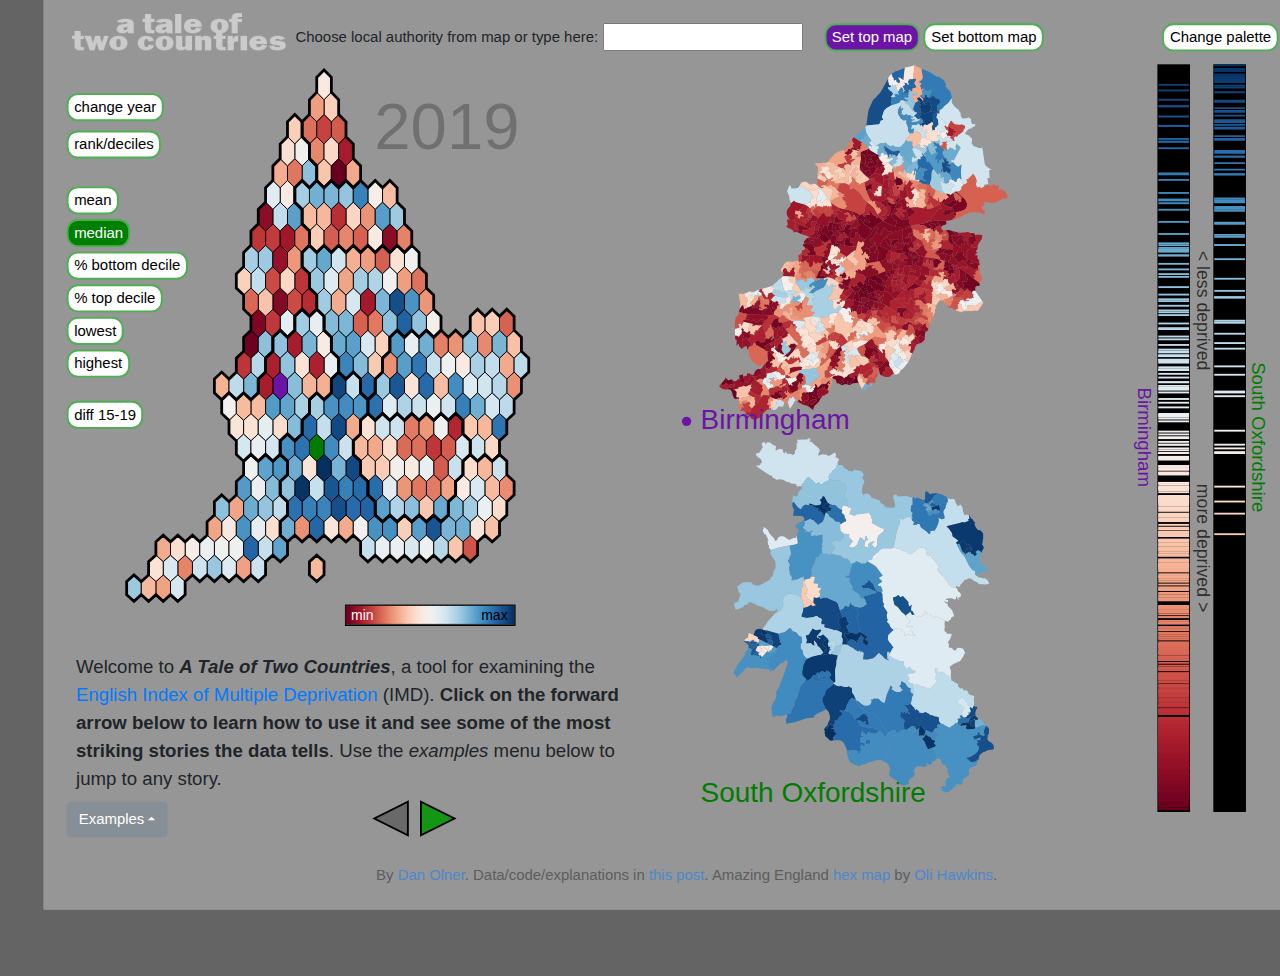
<file: docs/index.html>
<!DOCTYPE html>
<html lang="en">
    <head>
        <meta charset="utf-8">
        <title>IMD comparator</title>
        <script type="text/javascript" src="js/d3.js"></script>
        <script type="text/javascript" src="js/d3-scale-chromatic.js"></script>
        <script type="text/javascript" src="js/d3-scale.v3.min.js"></script>
        <script type="text/javascript" src="js/d3-selection-multi.js"></script>
        <script type="text/javascript" src="js/jquery.min.js"></script>
        <script type="text/javascript" src="js/jquery-ui.js"></script>
        <script type="text/javascript" src="js/lodash.js"></script>
        <script type="text/javascript" src="js/bootstrap.bundle.min.js"></script>
        <link rel="stylesheet" href="css/bootstrap.min.css">
        <link rel="stylesheet" href="css/main.css">
        <link rel="stylesheet" href="css/jquery-ui.css">
    </head>
    <body>
        <div class="wholepage">
            <div id ="interactions" style="position:relative;">
                <img id="headerimg" src ="header_reduced.png" />
                <span style = "visibility: hidden;">random filler text random filler text</span>
                <label for="tags">Choose local authority from map or type here: </label>
                <input id="tags">
                <span style = "visibility: hidden;">ra</span>
                <button class="button" id="topbutton" value="top">Set top map</button>
                <button class="button" id="bottombutton" value="bottom">Set bottom map</button>
                <!--<span style = "visibility: hidden;">ran</span>-->
                <button style = "float:right;" id="changecol" value="">Change palette</button>

            </div>

            <div class="dropdown">
            </div> 


            <div class = "mapdiv">
            <!--<div class = "mapdiv" style = "position: relative;">-->


                <!--Text box for explanations / story-->
                <div class ="story">
                    <p class = "storytext"><span class="welcome">Welcome to <b><em>A Tale of Two Countries</em></b>, 
                            a tool for examining the 
                            <a href="https://www.gov.uk/government/statistics/english-indices-of-deprivation-2019" target="_blank">English Index of Multiple Deprivation</a> (IMD).<b> 
                        Click on the forward arrow below to learn how to use it and see some of the most striking stories the data tells</b>.
                        Use the <em>examples</em> menu below to jump to any story.</span>
                    </p>
                </div>


                <!--https://getbootstrap.com/docs/4.0/components/dropdowns/-->
                <!--                Dropup for selecting story element/example-->
                <div class="dropup absoluteup">
                    <button type="button" class="btn btn-secondary dropdown-toggle" data-toggle="dropdown" aria-haspopup="true" aria-expanded="false">Examples</button>
                    <div class="dropdown-menu">
                        <!--                        <li><a class="dropdown-item" index = "0" href="#">HTML</a></li>
                                                <li><a class="dropdown-item" index = "1" href="#">CSS</a></li>
                                                <li><a class="dropdown-item" index = "2" href="#">JavaScript</a></li>-->
                    </div>
                </div>

                <!--values here match variable names in the hexmap geojson-->
                <button class="absolute" id="yearbutton" value="year">change year</button>
                <button class="absolute" id="decilerank" value="decilerank">rank/deciles</button>
                <button class="absolute hexmap" id="hexmap_mean" value="mean">mean</button>
                <button class="absolute hexmap buttonselected" id="hexmap_median" value="median">median</button>
                <button class="absolute hexmap" id="hexmap_decile1prop" value="decile1prop">% bottom decile</button>
                <button class="absolute hexmap" id="hexmap_decile10prop" value="decile10prop">% top decile</button>
                <button class="absolute hexmap" id="hexmap_lowest" value="lowest">lowest</button>
                <button class="absolute hexmap" id="hexmap_highest" value="highest">highest</button>
                <button class="absolute" id="difftoggle" value="diff">diff 15-19</button>


                <svg class="map" width="1300px" height="860px">

                <!--top/bottom map marker (y pos changed in code)-->
                <circle class="topbottommarker" id="marker_top" cx="635" cy="392" r="5"/>

                <!--Add buttons for story/examples-->
                <g transform = "translate(300,800)">
                <polygon class="arrow_deactivated" id="backarrow" points="36,0 36,36 0,18" style="stroke:black;stroke-width:2;" />
                </g>
                <g transform = "translate(350,800)">
                <polygon class="arrow" id="forwardarrow" points="0,0 0,36 36,18" style="stroke:black;stroke-width:2;" />
                </g>

                <!--England LAD hexmap and name translate together-->
                <g class="engmap_n_LAname" transform = "translate(0,0)">
                <g class="enghexmap">
                <!--England hexmap paths added here-->
                </g>
                <g class="overlayhexmap">
                <!--England overlay hexmap paths added here-->
                </g>
                <!--Text position relative to map, near top-->
                <text class="svgtxt" id = "year" x ="300" y="100" font-size="70px" fill="black" fill-opacity="0.25" text-anchor="left"></text>

                </g>


                <!--translate both map and sidebar-->
                <g class="topmapandsidebar" transform = "translate(550,0)">
                <g class="topmap">


                <!--TOP map paths added here-->

                <!--translate sidebar relative to map/sidebar container-->
                <!--9 and 802 to leave a pixel gap around edges-->
                <g id="topsidebar" transform = "translate(590,9)">
                <rect id = "topsidebarrect" width = "35" height = "802"></rect>            
                </g>

                <!--To keep from losing original rects-->
                <g id="topsidebar_for_deciles" transform = "translate(590,10)"></g>
                <!--And for keeping percent text on top!-->
                <g id="topsidebar_for_percenttext" transform = "translate(590,10)"></g>

                <!--NOTE! "BOTTOM" SIDEBAR IS ACTUALLY TO THE RIGHT OF THE OTHER SIDE BAR. So position relatively here.-->
                <g id="bottomsidebar" transform = "translate(650,9)">
                <rect id = "bottomsidebarrect" width = "35" height = "802"></rect>      

                <!--Then include text saying what sidebar shows. X and Y are reversed when rotating - whole frame is rotated-->
                <text class="svgtxt" x="200" y="18" transform="rotate(90)" font-size="19px" fill="black" fill-opacity="0.7">< less deprived</text>
                <text class="svgtxt" x="450" y="18" transform="rotate(90)" font-size="19px" fill="black" fill-opacity="0.7">more deprived ></text>

                <text class="svgtxt" text-anchor = "middle" id="topmapbarlabel" x="400" y="81" transform="rotate(90)" font-size="20px" fill="blue" fill-opacity="1">Sheffield</text>
                <text class="svgtxt" text-anchor = "middle" id="bottommapbarlabel" x="400" y="-42" transform="rotate(90)" font-size="20px" fill="green" fill-opacity="1">Manchester</text>
                <!--<text class="svgtxt" text-anchor = "middle" id="topmapbarlabel" x="-400" y="-67" transform="rotate(90)" font-size="20px" fill="blue" fill-opacity="1">Sheffield</text>-->

                </g>

                <!--To keep from losing original rects-->
                <g id="bottomsidebar_for_deciles" transform = "translate(650,10)"></g>
                <!--And for keeping percent text on top!-->
                <g id="bottomsidebar_for_percenttext" transform = "translate(650,10)"></g>



                </g>
                </g>


                <g class="bottommapandsidebar" transform = "translate(550,400)">
                <g class="bottommap">


                <!--BOTTOM map paths added here-->



                </g>
                </g>

                <!--colour scale for hexmap-->
                <g id = "legendhider" class = "visible" transform = "translate(269,589)">
                <g class ="legendcontainer">
                <rect id = "legend" width = "182" height = "22"></rect>      
                </g>
                <text class="svgtxt" id="legendmin" x ="6" y="16" font-size="15px" fill="white" fill-opacity="1" text-anchor="start">min</text>                
                <text class="svgtxt" id="legendmax" x ="174" y="16" font-size="15px" fill="black" fill-opacity="1" text-anchor="end">max</text>                
                </g>

                <g id="hovermask" transform = "translate(269,589)"></g>


                <!--just gonna translate this separately to make sure it's over the map-->
                <text class="svgtxt" id = "topmapname" x ="100" y="400" font-size="30px" fill="blue" fill-opacity="1" text-anchor="left" transform = "translate(550,0)"></text>

                <text class="svgtxt" id = "bottommapname" x ="100" y="400" font-size="30px" fill="green" fill-opacity="1" text-anchor="left" transform = "translate(550,400)"></text>

                <!--hexmap text here to make sure above other elements also-->
                <text class="svgtxt" id = "nameofla" x ="120" y="610" font-size="40px" fill="rgb(75,75,75)" text-anchor="left"></text>

                <!--Get selection appearing drawn over top of map-->
                <g id="topselect" transform = "translate(400,0)"></g>

                <!--<image xlink:href="header_reduced.png" width="100px" height="100px" x="500" y="-50" />-->


                </svg>
                
                <!--it's not SVG text but want to use the don't-highlight property in that class... doesn't work-->
                <div class="credits svgtext">
                    By <a href="http://www.coveredinbees.org/about">Dan Olner</a>. 
                    Data/code/explanations in <a href="http://www.coveredinbees.org/2019/10/telling-data-stories-with-the-english-index-of-multiple-deprivation">this post</a>. 
                    Amazing England <a href="https://olihawkins.com/2018/02/1">hex map</a> by <a href="https://twitter.com/olihawkins">Oli Hawkins</a>.
                </div>

            </div>
        </div>


        <script type="text/javascript" src="storyguide.js"></script>		        
        <script type="text/javascript" src="main.js"></script>		        
    </body>
</html>
</file>
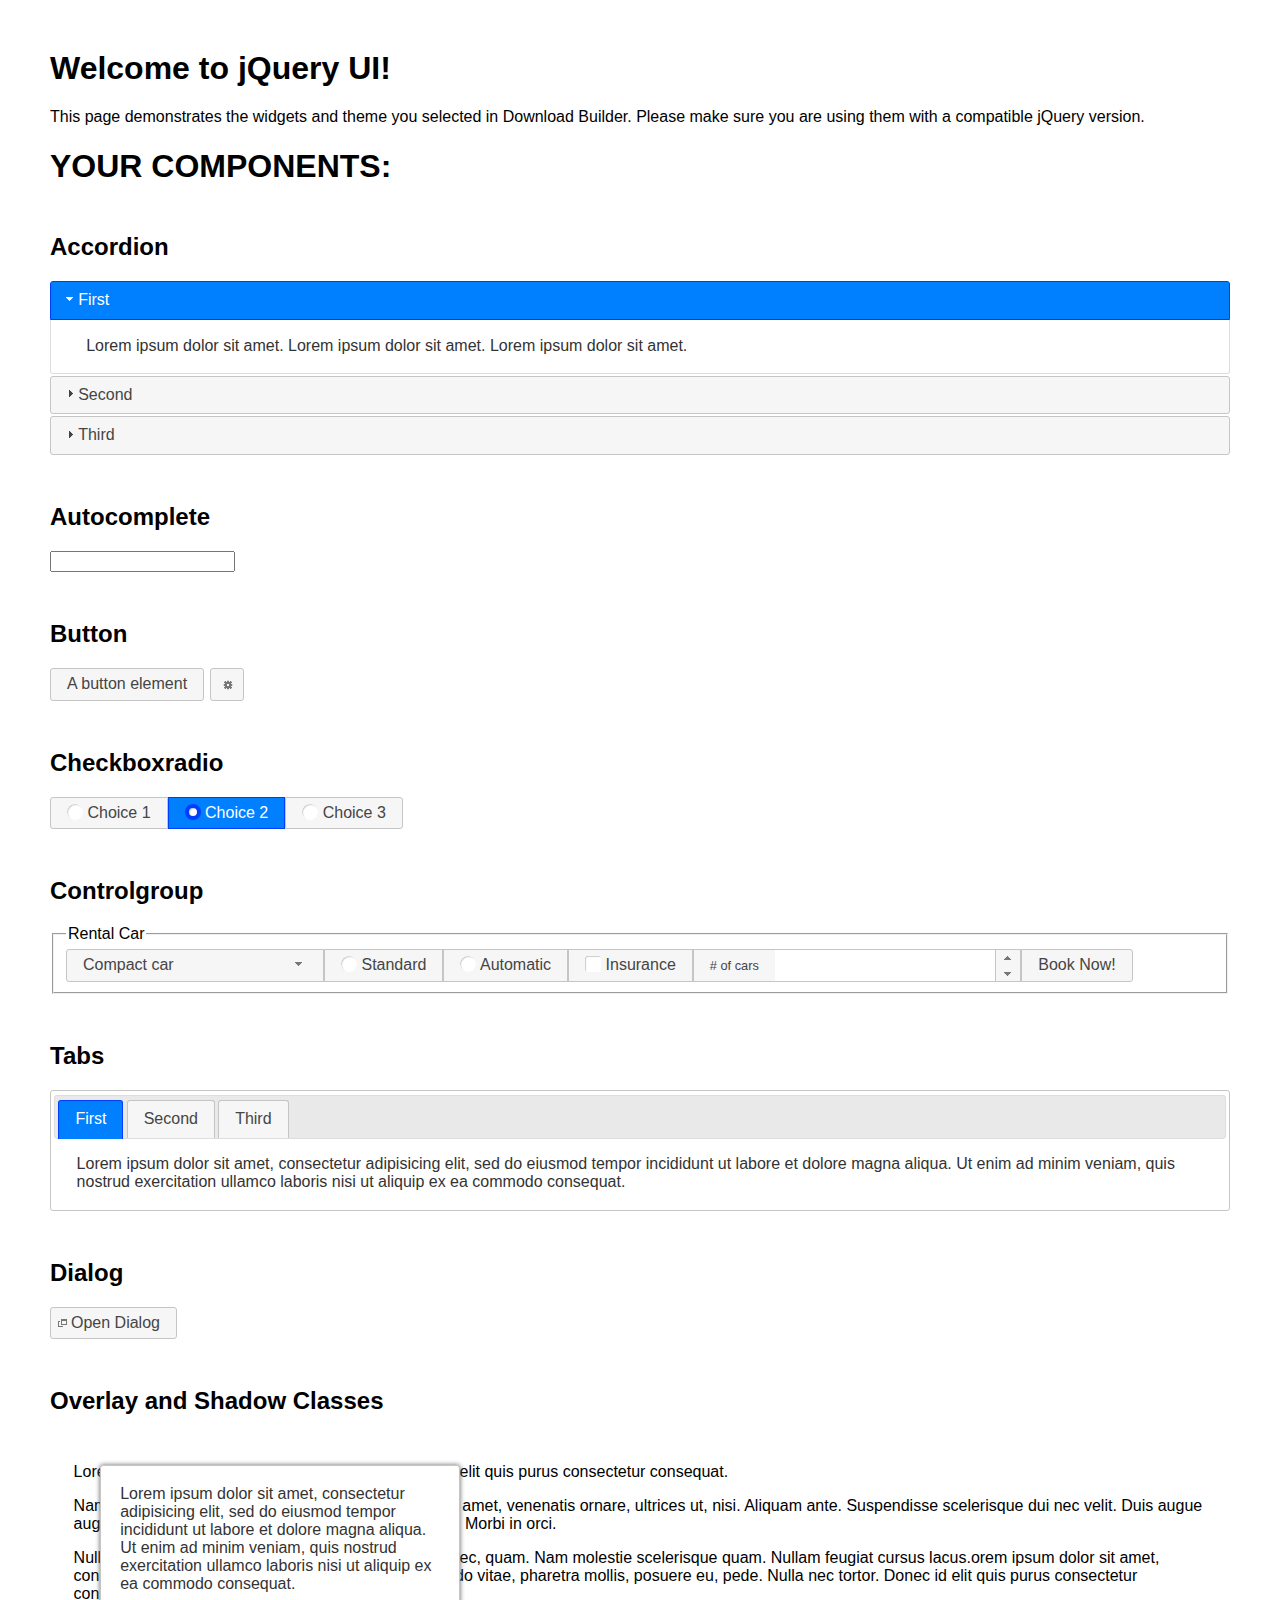
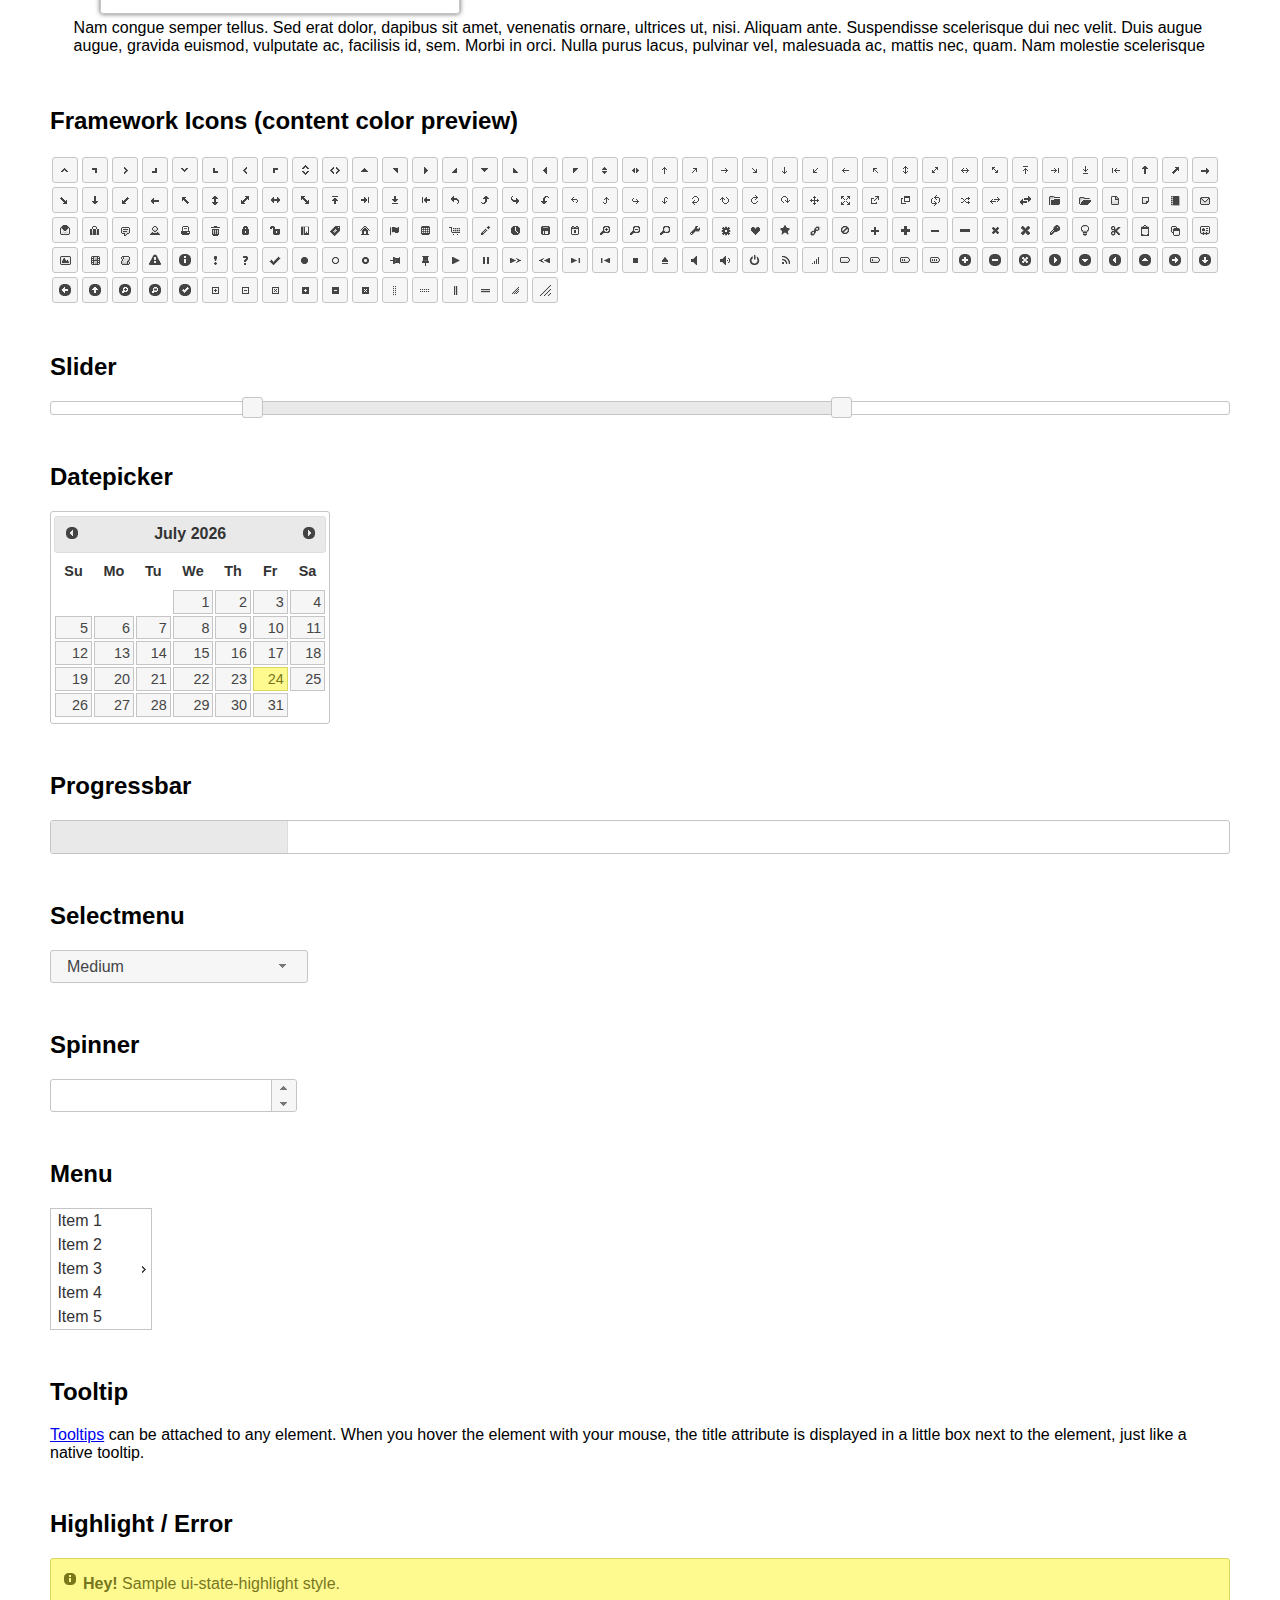
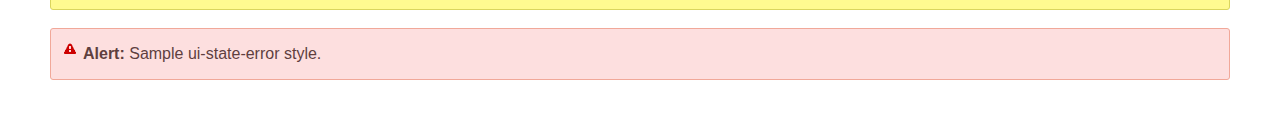
<file: docs/js/jquery-ui-1.12.1/index.html>
<!doctype html>
<html lang="us">
<head>
	<meta charset="utf-8">
	<title>jQuery UI Example Page</title>
	<link href="jquery-ui.css" rel="stylesheet">
	<style>
	body{
		font-family: "Trebuchet MS", sans-serif;
		margin: 50px;
	}
	.demoHeaders {
		margin-top: 2em;
	}
	#dialog-link {
		padding: .4em 1em .4em 20px;
		text-decoration: none;
		position: relative;
	}
	#dialog-link span.ui-icon {
		margin: 0 5px 0 0;
		position: absolute;
		left: .2em;
		top: 50%;
		margin-top: -8px;
	}
	#icons {
		margin: 0;
		padding: 0;
	}
	#icons li {
		margin: 2px;
		position: relative;
		padding: 4px 0;
		cursor: pointer;
		float: left;
		list-style: none;
	}
	#icons span.ui-icon {
		float: left;
		margin: 0 4px;
	}
	.fakewindowcontain .ui-widget-overlay {
		position: absolute;
	}
	select {
		width: 200px;
	}
	</style>
</head>
<body>

<h1>Welcome to jQuery UI!</h1>

<div class="ui-widget">
	<p>This page demonstrates the widgets and theme you selected in Download Builder. Please make sure you are using them with a compatible jQuery version.</p>
</div>

<h1>YOUR COMPONENTS:</h1>


<!-- Accordion -->
<h2 class="demoHeaders">Accordion</h2>
<div id="accordion">
	<h3>First</h3>
	<div>Lorem ipsum dolor sit amet. Lorem ipsum dolor sit amet. Lorem ipsum dolor sit amet.</div>
	<h3>Second</h3>
	<div>Phasellus mattis tincidunt nibh.</div>
	<h3>Third</h3>
	<div>Nam dui erat, auctor a, dignissim quis.</div>
</div>



<!-- Autocomplete -->
<h2 class="demoHeaders">Autocomplete</h2>
<div>
	<input id="autocomplete" title="type &quot;a&quot;">
</div>



<!-- Button -->
<h2 class="demoHeaders">Button</h2>
<button id="button">A button element</button>
<button id="button-icon">An icon-only button</button>



<!-- Checkboxradio -->
<h2 class="demoHeaders">Checkboxradio</h2>
<form style="margin-top: 1em;">
	<div id="radioset">
		<input type="radio" id="radio1" name="radio"><label for="radio1">Choice 1</label>
		<input type="radio" id="radio2" name="radio" checked="checked"><label for="radio2">Choice 2</label>
		<input type="radio" id="radio3" name="radio"><label for="radio3">Choice 3</label>
	</div>
</form>



<!-- Controlgroup -->
<h2 class="demoHeaders">Controlgroup</h2>
<fieldset>
	<legend>Rental Car</legend>
	<div id="controlgroup">
		<select id="car-type">
			<option>Compact car</option>
			<option>Midsize car</option>
			<option>Full size car</option>
			<option>SUV</option>
			<option>Luxury</option>
			<option>Truck</option>
			<option>Van</option>
		</select>
		<label for="transmission-standard">Standard</label>
		<input type="radio" name="transmission" id="transmission-standard">
		<label for="transmission-automatic">Automatic</label>
		<input type="radio" name="transmission" id="transmission-automatic">
		<label for="insurance">Insurance</label>
		<input type="checkbox" name="insurance" id="insurance">
		<label for="horizontal-spinner" class="ui-controlgroup-label"># of cars</label>
		<input id="horizontal-spinner" class="ui-spinner-input">
		<button>Book Now!</button>
	</div>
</fieldset>



<!-- Tabs -->
<h2 class="demoHeaders">Tabs</h2>
<div id="tabs">
	<ul>
		<li><a href="#tabs-1">First</a></li>
		<li><a href="#tabs-2">Second</a></li>
		<li><a href="#tabs-3">Third</a></li>
	</ul>
	<div id="tabs-1">Lorem ipsum dolor sit amet, consectetur adipisicing elit, sed do eiusmod tempor incididunt ut labore et dolore magna aliqua. Ut enim ad minim veniam, quis nostrud exercitation ullamco laboris nisi ut aliquip ex ea commodo consequat.</div>
	<div id="tabs-2">Phasellus mattis tincidunt nibh. Cras orci urna, blandit id, pretium vel, aliquet ornare, felis. Maecenas scelerisque sem non nisl. Fusce sed lorem in enim dictum bibendum.</div>
	<div id="tabs-3">Nam dui erat, auctor a, dignissim quis, sollicitudin eu, felis. Pellentesque nisi urna, interdum eget, sagittis et, consequat vestibulum, lacus. Mauris porttitor ullamcorper augue.</div>
</div>



<h2 class="demoHeaders">Dialog</h2>
<p>
	<button id="dialog-link" class="ui-button ui-corner-all ui-widget">
		<span class="ui-icon ui-icon-newwin"></span>Open Dialog
	</button>
</p>

<h2 class="demoHeaders">Overlay and Shadow Classes</h2>
<div style="position: relative; width: 96%; height: 200px; padding:1% 2%; overflow:hidden;" class="fakewindowcontain">
	<p>Lorem ipsum dolor sit amet,  Nulla nec tortor. Donec id elit quis purus consectetur consequat. </p><p>Nam congue semper tellus. Sed erat dolor, dapibus sit amet, venenatis ornare, ultrices ut, nisi. Aliquam ante. Suspendisse scelerisque dui nec velit. Duis augue augue, gravida euismod, vulputate ac, facilisis id, sem. Morbi in orci. </p><p>Nulla purus lacus, pulvinar vel, malesuada ac, mattis nec, quam. Nam molestie scelerisque quam. Nullam feugiat cursus lacus.orem ipsum dolor sit amet, consectetur adipiscing elit. Donec libero risus, commodo vitae, pharetra mollis, posuere eu, pede. Nulla nec tortor. Donec id elit quis purus consectetur consequat. </p><p>Nam congue semper tellus. Sed erat dolor, dapibus sit amet, venenatis ornare, ultrices ut, nisi. Aliquam ante. Suspendisse scelerisque dui nec velit. Duis augue augue, gravida euismod, vulputate ac, facilisis id, sem. Morbi in orci. Nulla purus lacus, pulvinar vel, malesuada ac, mattis nec, quam. Nam molestie scelerisque quam. </p><p>Nullam feugiat cursus lacus.orem ipsum dolor sit amet, consectetur adipiscing elit. Donec libero risus, commodo vitae, pharetra mollis, posuere eu, pede. Nulla nec tortor. Donec id elit quis purus consectetur consequat. Nam congue semper tellus. Sed erat dolor, dapibus sit amet, venenatis ornare, ultrices ut, nisi. Aliquam ante. </p><p>Suspendisse scelerisque dui nec velit. Duis augue augue, gravida euismod, vulputate ac, facilisis id, sem. Morbi in orci. Nulla purus lacus, pulvinar vel, malesuada ac, mattis nec, quam. Nam molestie scelerisque quam. Nullam feugiat cursus lacus.orem ipsum dolor sit amet, consectetur adipiscing elit. Donec libero risus, commodo vitae, pharetra mollis, posuere eu, pede. Nulla nec tortor. Donec id elit quis purus consectetur consequat. Nam congue semper tellus. Sed erat dolor, dapibus sit amet, venenatis ornare, ultrices ut, nisi. </p>

	<!-- ui-dialog -->
	<div class="ui-widget-overlay ui-front"></div>
	<div style="position: absolute; width: 320px; left: 50px; top: 30px; padding: 1.2em" class="ui-widget ui-front ui-widget-content ui-corner-all ui-widget-shadow">
		Lorem ipsum dolor sit amet, consectetur adipisicing elit, sed do eiusmod tempor incididunt ut labore et dolore magna aliqua. Ut enim ad minim veniam, quis nostrud exercitation ullamco laboris nisi ut aliquip ex ea commodo consequat.
	</div>

</div>

<!-- ui-dialog -->
<div id="dialog" title="Dialog Title">
	<p>Lorem ipsum dolor sit amet, consectetur adipisicing elit, sed do eiusmod tempor incididunt ut labore et dolore magna aliqua. Ut enim ad minim veniam, quis nostrud exercitation ullamco laboris nisi ut aliquip ex ea commodo consequat.</p>
</div>



<h2 class="demoHeaders">Framework Icons (content color preview)</h2>
<ul id="icons" class="ui-widget ui-helper-clearfix">
	<li class="ui-state-default ui-corner-all" title=".ui-icon-caret-1-n"><span class="ui-icon ui-icon-caret-1-n"></span></li>
	<li class="ui-state-default ui-corner-all" title=".ui-icon-caret-1-ne"><span class="ui-icon ui-icon-caret-1-ne"></span></li>
	<li class="ui-state-default ui-corner-all" title=".ui-icon-caret-1-e"><span class="ui-icon ui-icon-caret-1-e"></span></li>
	<li class="ui-state-default ui-corner-all" title=".ui-icon-caret-1-se"><span class="ui-icon ui-icon-caret-1-se"></span></li>
	<li class="ui-state-default ui-corner-all" title=".ui-icon-caret-1-s"><span class="ui-icon ui-icon-caret-1-s"></span></li>
	<li class="ui-state-default ui-corner-all" title=".ui-icon-caret-1-sw"><span class="ui-icon ui-icon-caret-1-sw"></span></li>
	<li class="ui-state-default ui-corner-all" title=".ui-icon-caret-1-w"><span class="ui-icon ui-icon-caret-1-w"></span></li>
	<li class="ui-state-default ui-corner-all" title=".ui-icon-caret-1-nw"><span class="ui-icon ui-icon-caret-1-nw"></span></li>
	<li class="ui-state-default ui-corner-all" title=".ui-icon-caret-2-n-s"><span class="ui-icon ui-icon-caret-2-n-s"></span></li>
	<li class="ui-state-default ui-corner-all" title=".ui-icon-caret-2-e-w"><span class="ui-icon ui-icon-caret-2-e-w"></span></li>
	<li class="ui-state-default ui-corner-all" title=".ui-icon-triangle-1-n"><span class="ui-icon ui-icon-triangle-1-n"></span></li>
	<li class="ui-state-default ui-corner-all" title=".ui-icon-triangle-1-ne"><span class="ui-icon ui-icon-triangle-1-ne"></span></li>
	<li class="ui-state-default ui-corner-all" title=".ui-icon-triangle-1-e"><span class="ui-icon ui-icon-triangle-1-e"></span></li>
	<li class="ui-state-default ui-corner-all" title=".ui-icon-triangle-1-se"><span class="ui-icon ui-icon-triangle-1-se"></span></li>
	<li class="ui-state-default ui-corner-all" title=".ui-icon-triangle-1-s"><span class="ui-icon ui-icon-triangle-1-s"></span></li>
	<li class="ui-state-default ui-corner-all" title=".ui-icon-triangle-1-sw"><span class="ui-icon ui-icon-triangle-1-sw"></span></li>
	<li class="ui-state-default ui-corner-all" title=".ui-icon-triangle-1-w"><span class="ui-icon ui-icon-triangle-1-w"></span></li>
	<li class="ui-state-default ui-corner-all" title=".ui-icon-triangle-1-nw"><span class="ui-icon ui-icon-triangle-1-nw"></span></li>
	<li class="ui-state-default ui-corner-all" title=".ui-icon-triangle-2-n-s"><span class="ui-icon ui-icon-triangle-2-n-s"></span></li>
	<li class="ui-state-default ui-corner-all" title=".ui-icon-triangle-2-e-w"><span class="ui-icon ui-icon-triangle-2-e-w"></span></li>
	<li class="ui-state-default ui-corner-all" title=".ui-icon-arrow-1-n"><span class="ui-icon ui-icon-arrow-1-n"></span></li>
	<li class="ui-state-default ui-corner-all" title=".ui-icon-arrow-1-ne"><span class="ui-icon ui-icon-arrow-1-ne"></span></li>
	<li class="ui-state-default ui-corner-all" title=".ui-icon-arrow-1-e"><span class="ui-icon ui-icon-arrow-1-e"></span></li>
	<li class="ui-state-default ui-corner-all" title=".ui-icon-arrow-1-se"><span class="ui-icon ui-icon-arrow-1-se"></span></li>
	<li class="ui-state-default ui-corner-all" title=".ui-icon-arrow-1-s"><span class="ui-icon ui-icon-arrow-1-s"></span></li>
	<li class="ui-state-default ui-corner-all" title=".ui-icon-arrow-1-sw"><span class="ui-icon ui-icon-arrow-1-sw"></span></li>
	<li class="ui-state-default ui-corner-all" title=".ui-icon-arrow-1-w"><span class="ui-icon ui-icon-arrow-1-w"></span></li>
	<li class="ui-state-default ui-corner-all" title=".ui-icon-arrow-1-nw"><span class="ui-icon ui-icon-arrow-1-nw"></span></li>
	<li class="ui-state-default ui-corner-all" title=".ui-icon-arrow-2-n-s"><span class="ui-icon ui-icon-arrow-2-n-s"></span></li>
	<li class="ui-state-default ui-corner-all" title=".ui-icon-arrow-2-ne-sw"><span class="ui-icon ui-icon-arrow-2-ne-sw"></span></li>
	<li class="ui-state-default ui-corner-all" title=".ui-icon-arrow-2-e-w"><span class="ui-icon ui-icon-arrow-2-e-w"></span></li>
	<li class="ui-state-default ui-corner-all" title=".ui-icon-arrow-2-se-nw"><span class="ui-icon ui-icon-arrow-2-se-nw"></span></li>
	<li class="ui-state-default ui-corner-all" title=".ui-icon-arrowstop-1-n"><span class="ui-icon ui-icon-arrowstop-1-n"></span></li>
	<li class="ui-state-default ui-corner-all" title=".ui-icon-arrowstop-1-e"><span class="ui-icon ui-icon-arrowstop-1-e"></span></li>
	<li class="ui-state-default ui-corner-all" title=".ui-icon-arrowstop-1-s"><span class="ui-icon ui-icon-arrowstop-1-s"></span></li>
	<li class="ui-state-default ui-corner-all" title=".ui-icon-arrowstop-1-w"><span class="ui-icon ui-icon-arrowstop-1-w"></span></li>
	<li class="ui-state-default ui-corner-all" title=".ui-icon-arrowthick-1-n"><span class="ui-icon ui-icon-arrowthick-1-n"></span></li>
	<li class="ui-state-default ui-corner-all" title=".ui-icon-arrowthick-1-ne"><span class="ui-icon ui-icon-arrowthick-1-ne"></span></li>
	<li class="ui-state-default ui-corner-all" title=".ui-icon-arrowthick-1-e"><span class="ui-icon ui-icon-arrowthick-1-e"></span></li>
	<li class="ui-state-default ui-corner-all" title=".ui-icon-arrowthick-1-se"><span class="ui-icon ui-icon-arrowthick-1-se"></span></li>
	<li class="ui-state-default ui-corner-all" title=".ui-icon-arrowthick-1-s"><span class="ui-icon ui-icon-arrowthick-1-s"></span></li>
	<li class="ui-state-default ui-corner-all" title=".ui-icon-arrowthick-1-sw"><span class="ui-icon ui-icon-arrowthick-1-sw"></span></li>
	<li class="ui-state-default ui-corner-all" title=".ui-icon-arrowthick-1-w"><span class="ui-icon ui-icon-arrowthick-1-w"></span></li>
	<li class="ui-state-default ui-corner-all" title=".ui-icon-arrowthick-1-nw"><span class="ui-icon ui-icon-arrowthick-1-nw"></span></li>
	<li class="ui-state-default ui-corner-all" title=".ui-icon-arrowthick-2-n-s"><span class="ui-icon ui-icon-arrowthick-2-n-s"></span></li>
	<li class="ui-state-default ui-corner-all" title=".ui-icon-arrowthick-2-ne-sw"><span class="ui-icon ui-icon-arrowthick-2-ne-sw"></span></li>
	<li class="ui-state-default ui-corner-all" title=".ui-icon-arrowthick-2-e-w"><span class="ui-icon ui-icon-arrowthick-2-e-w"></span></li>
	<li class="ui-state-default ui-corner-all" title=".ui-icon-arrowthick-2-se-nw"><span class="ui-icon ui-icon-arrowthick-2-se-nw"></span></li>
	<li class="ui-state-default ui-corner-all" title=".ui-icon-arrowthickstop-1-n"><span class="ui-icon ui-icon-arrowthickstop-1-n"></span></li>
	<li class="ui-state-default ui-corner-all" title=".ui-icon-arrowthickstop-1-e"><span class="ui-icon ui-icon-arrowthickstop-1-e"></span></li>
	<li class="ui-state-default ui-corner-all" title=".ui-icon-arrowthickstop-1-s"><span class="ui-icon ui-icon-arrowthickstop-1-s"></span></li>
	<li class="ui-state-default ui-corner-all" title=".ui-icon-arrowthickstop-1-w"><span class="ui-icon ui-icon-arrowthickstop-1-w"></span></li>
	<li class="ui-state-default ui-corner-all" title=".ui-icon-arrowreturnthick-1-w"><span class="ui-icon ui-icon-arrowreturnthick-1-w"></span></li>
	<li class="ui-state-default ui-corner-all" title=".ui-icon-arrowreturnthick-1-n"><span class="ui-icon ui-icon-arrowreturnthick-1-n"></span></li>
	<li class="ui-state-default ui-corner-all" title=".ui-icon-arrowreturnthick-1-e"><span class="ui-icon ui-icon-arrowreturnthick-1-e"></span></li>
	<li class="ui-state-default ui-corner-all" title=".ui-icon-arrowreturnthick-1-s"><span class="ui-icon ui-icon-arrowreturnthick-1-s"></span></li>
	<li class="ui-state-default ui-corner-all" title=".ui-icon-arrowreturn-1-w"><span class="ui-icon ui-icon-arrowreturn-1-w"></span></li>
	<li class="ui-state-default ui-corner-all" title=".ui-icon-arrowreturn-1-n"><span class="ui-icon ui-icon-arrowreturn-1-n"></span></li>
	<li class="ui-state-default ui-corner-all" title=".ui-icon-arrowreturn-1-e"><span class="ui-icon ui-icon-arrowreturn-1-e"></span></li>
	<li class="ui-state-default ui-corner-all" title=".ui-icon-arrowreturn-1-s"><span class="ui-icon ui-icon-arrowreturn-1-s"></span></li>
	<li class="ui-state-default ui-corner-all" title=".ui-icon-arrowrefresh-1-w"><span class="ui-icon ui-icon-arrowrefresh-1-w"></span></li>
	<li class="ui-state-default ui-corner-all" title=".ui-icon-arrowrefresh-1-n"><span class="ui-icon ui-icon-arrowrefresh-1-n"></span></li>
	<li class="ui-state-default ui-corner-all" title=".ui-icon-arrowrefresh-1-e"><span class="ui-icon ui-icon-arrowrefresh-1-e"></span></li>
	<li class="ui-state-default ui-corner-all" title=".ui-icon-arrowrefresh-1-s"><span class="ui-icon ui-icon-arrowrefresh-1-s"></span></li>
	<li class="ui-state-default ui-corner-all" title=".ui-icon-arrow-4"><span class="ui-icon ui-icon-arrow-4"></span></li>
	<li class="ui-state-default ui-corner-all" title=".ui-icon-arrow-4-diag"><span class="ui-icon ui-icon-arrow-4-diag"></span></li>
	<li class="ui-state-default ui-corner-all" title=".ui-icon-extlink"><span class="ui-icon ui-icon-extlink"></span></li>
	<li class="ui-state-default ui-corner-all" title=".ui-icon-newwin"><span class="ui-icon ui-icon-newwin"></span></li>
	<li class="ui-state-default ui-corner-all" title=".ui-icon-refresh"><span class="ui-icon ui-icon-refresh"></span></li>
	<li class="ui-state-default ui-corner-all" title=".ui-icon-shuffle"><span class="ui-icon ui-icon-shuffle"></span></li>
	<li class="ui-state-default ui-corner-all" title=".ui-icon-transfer-e-w"><span class="ui-icon ui-icon-transfer-e-w"></span></li>
	<li class="ui-state-default ui-corner-all" title=".ui-icon-transferthick-e-w"><span class="ui-icon ui-icon-transferthick-e-w"></span></li>
	<li class="ui-state-default ui-corner-all" title=".ui-icon-folder-collapsed"><span class="ui-icon ui-icon-folder-collapsed"></span></li>
	<li class="ui-state-default ui-corner-all" title=".ui-icon-folder-open"><span class="ui-icon ui-icon-folder-open"></span></li>
	<li class="ui-state-default ui-corner-all" title=".ui-icon-document"><span class="ui-icon ui-icon-document"></span></li>
	<li class="ui-state-default ui-corner-all" title=".ui-icon-document-b"><span class="ui-icon ui-icon-document-b"></span></li>
	<li class="ui-state-default ui-corner-all" title=".ui-icon-note"><span class="ui-icon ui-icon-note"></span></li>
	<li class="ui-state-default ui-corner-all" title=".ui-icon-mail-closed"><span class="ui-icon ui-icon-mail-closed"></span></li>
	<li class="ui-state-default ui-corner-all" title=".ui-icon-mail-open"><span class="ui-icon ui-icon-mail-open"></span></li>
	<li class="ui-state-default ui-corner-all" title=".ui-icon-suitcase"><span class="ui-icon ui-icon-suitcase"></span></li>
	<li class="ui-state-default ui-corner-all" title=".ui-icon-comment"><span class="ui-icon ui-icon-comment"></span></li>
	<li class="ui-state-default ui-corner-all" title=".ui-icon-person"><span class="ui-icon ui-icon-person"></span></li>
	<li class="ui-state-default ui-corner-all" title=".ui-icon-print"><span class="ui-icon ui-icon-print"></span></li>
	<li class="ui-state-default ui-corner-all" title=".ui-icon-trash"><span class="ui-icon ui-icon-trash"></span></li>
	<li class="ui-state-default ui-corner-all" title=".ui-icon-locked"><span class="ui-icon ui-icon-locked"></span></li>
	<li class="ui-state-default ui-corner-all" title=".ui-icon-unlocked"><span class="ui-icon ui-icon-unlocked"></span></li>
	<li class="ui-state-default ui-corner-all" title=".ui-icon-bookmark"><span class="ui-icon ui-icon-bookmark"></span></li>
	<li class="ui-state-default ui-corner-all" title=".ui-icon-tag"><span class="ui-icon ui-icon-tag"></span></li>
	<li class="ui-state-default ui-corner-all" title=".ui-icon-home"><span class="ui-icon ui-icon-home"></span></li>
	<li class="ui-state-default ui-corner-all" title=".ui-icon-flag"><span class="ui-icon ui-icon-flag"></span></li>
	<li class="ui-state-default ui-corner-all" title=".ui-icon-calculator"><span class="ui-icon ui-icon-calculator"></span></li>
	<li class="ui-state-default ui-corner-all" title=".ui-icon-cart"><span class="ui-icon ui-icon-cart"></span></li>
	<li class="ui-state-default ui-corner-all" title=".ui-icon-pencil"><span class="ui-icon ui-icon-pencil"></span></li>
	<li class="ui-state-default ui-corner-all" title=".ui-icon-clock"><span class="ui-icon ui-icon-clock"></span></li>
	<li class="ui-state-default ui-corner-all" title=".ui-icon-disk"><span class="ui-icon ui-icon-disk"></span></li>
	<li class="ui-state-default ui-corner-all" title=".ui-icon-calendar"><span class="ui-icon ui-icon-calendar"></span></li>
	<li class="ui-state-default ui-corner-all" title=".ui-icon-zoomin"><span class="ui-icon ui-icon-zoomin"></span></li>
	<li class="ui-state-default ui-corner-all" title=".ui-icon-zoomout"><span class="ui-icon ui-icon-zoomout"></span></li>
	<li class="ui-state-default ui-corner-all" title=".ui-icon-search"><span class="ui-icon ui-icon-search"></span></li>
	<li class="ui-state-default ui-corner-all" title=".ui-icon-wrench"><span class="ui-icon ui-icon-wrench"></span></li>
	<li class="ui-state-default ui-corner-all" title=".ui-icon-gear"><span class="ui-icon ui-icon-gear"></span></li>
	<li class="ui-state-default ui-corner-all" title=".ui-icon-heart"><span class="ui-icon ui-icon-heart"></span></li>
	<li class="ui-state-default ui-corner-all" title=".ui-icon-star"><span class="ui-icon ui-icon-star"></span></li>
	<li class="ui-state-default ui-corner-all" title=".ui-icon-link"><span class="ui-icon ui-icon-link"></span></li>
	<li class="ui-state-default ui-corner-all" title=".ui-icon-cancel"><span class="ui-icon ui-icon-cancel"></span></li>
	<li class="ui-state-default ui-corner-all" title=".ui-icon-plus"><span class="ui-icon ui-icon-plus"></span></li>
	<li class="ui-state-default ui-corner-all" title=".ui-icon-plusthick"><span class="ui-icon ui-icon-plusthick"></span></li>
	<li class="ui-state-default ui-corner-all" title=".ui-icon-minus"><span class="ui-icon ui-icon-minus"></span></li>
	<li class="ui-state-default ui-corner-all" title=".ui-icon-minusthick"><span class="ui-icon ui-icon-minusthick"></span></li>
	<li class="ui-state-default ui-corner-all" title=".ui-icon-close"><span class="ui-icon ui-icon-close"></span></li>
	<li class="ui-state-default ui-corner-all" title=".ui-icon-closethick"><span class="ui-icon ui-icon-closethick"></span></li>
	<li class="ui-state-default ui-corner-all" title=".ui-icon-key"><span class="ui-icon ui-icon-key"></span></li>
	<li class="ui-state-default ui-corner-all" title=".ui-icon-lightbulb"><span class="ui-icon ui-icon-lightbulb"></span></li>
	<li class="ui-state-default ui-corner-all" title=".ui-icon-scissors"><span class="ui-icon ui-icon-scissors"></span></li>
	<li class="ui-state-default ui-corner-all" title=".ui-icon-clipboard"><span class="ui-icon ui-icon-clipboard"></span></li>
	<li class="ui-state-default ui-corner-all" title=".ui-icon-copy"><span class="ui-icon ui-icon-copy"></span></li>
	<li class="ui-state-default ui-corner-all" title=".ui-icon-contact"><span class="ui-icon ui-icon-contact"></span></li>
	<li class="ui-state-default ui-corner-all" title=".ui-icon-image"><span class="ui-icon ui-icon-image"></span></li>
	<li class="ui-state-default ui-corner-all" title=".ui-icon-video"><span class="ui-icon ui-icon-video"></span></li>
	<li class="ui-state-default ui-corner-all" title=".ui-icon-script"><span class="ui-icon ui-icon-script"></span></li>
	<li class="ui-state-default ui-corner-all" title=".ui-icon-alert"><span class="ui-icon ui-icon-alert"></span></li>
	<li class="ui-state-default ui-corner-all" title=".ui-icon-info"><span class="ui-icon ui-icon-info"></span></li>
	<li class="ui-state-default ui-corner-all" title=".ui-icon-notice"><span class="ui-icon ui-icon-notice"></span></li>
	<li class="ui-state-default ui-corner-all" title=".ui-icon-help"><span class="ui-icon ui-icon-help"></span></li>
	<li class="ui-state-default ui-corner-all" title=".ui-icon-check"><span class="ui-icon ui-icon-check"></span></li>
	<li class="ui-state-default ui-corner-all" title=".ui-icon-bullet"><span class="ui-icon ui-icon-bullet"></span></li>
	<li class="ui-state-default ui-corner-all" title=".ui-icon-radio-off"><span class="ui-icon ui-icon-radio-off"></span></li>
	<li class="ui-state-default ui-corner-all" title=".ui-icon-radio-on"><span class="ui-icon ui-icon-radio-on"></span></li>
	<li class="ui-state-default ui-corner-all" title=".ui-icon-pin-w"><span class="ui-icon ui-icon-pin-w"></span></li>
	<li class="ui-state-default ui-corner-all" title=".ui-icon-pin-s"><span class="ui-icon ui-icon-pin-s"></span></li>
	<li class="ui-state-default ui-corner-all" title=".ui-icon-play"><span class="ui-icon ui-icon-play"></span></li>
	<li class="ui-state-default ui-corner-all" title=".ui-icon-pause"><span class="ui-icon ui-icon-pause"></span></li>
	<li class="ui-state-default ui-corner-all" title=".ui-icon-seek-next"><span class="ui-icon ui-icon-seek-next"></span></li>
	<li class="ui-state-default ui-corner-all" title=".ui-icon-seek-prev"><span class="ui-icon ui-icon-seek-prev"></span></li>
	<li class="ui-state-default ui-corner-all" title=".ui-icon-seek-end"><span class="ui-icon ui-icon-seek-end"></span></li>
	<li class="ui-state-default ui-corner-all" title=".ui-icon-seek-first"><span class="ui-icon ui-icon-seek-first"></span></li>
	<li class="ui-state-default ui-corner-all" title=".ui-icon-stop"><span class="ui-icon ui-icon-stop"></span></li>
	<li class="ui-state-default ui-corner-all" title=".ui-icon-eject"><span class="ui-icon ui-icon-eject"></span></li>
	<li class="ui-state-default ui-corner-all" title=".ui-icon-volume-off"><span class="ui-icon ui-icon-volume-off"></span></li>
	<li class="ui-state-default ui-corner-all" title=".ui-icon-volume-on"><span class="ui-icon ui-icon-volume-on"></span></li>
	<li class="ui-state-default ui-corner-all" title=".ui-icon-power"><span class="ui-icon ui-icon-power"></span></li>
	<li class="ui-state-default ui-corner-all" title=".ui-icon-signal-diag"><span class="ui-icon ui-icon-signal-diag"></span></li>
	<li class="ui-state-default ui-corner-all" title=".ui-icon-signal"><span class="ui-icon ui-icon-signal"></span></li>
	<li class="ui-state-default ui-corner-all" title=".ui-icon-battery-0"><span class="ui-icon ui-icon-battery-0"></span></li>
	<li class="ui-state-default ui-corner-all" title=".ui-icon-battery-1"><span class="ui-icon ui-icon-battery-1"></span></li>
	<li class="ui-state-default ui-corner-all" title=".ui-icon-battery-2"><span class="ui-icon ui-icon-battery-2"></span></li>
	<li class="ui-state-default ui-corner-all" title=".ui-icon-battery-3"><span class="ui-icon ui-icon-battery-3"></span></li>
	<li class="ui-state-default ui-corner-all" title=".ui-icon-circle-plus"><span class="ui-icon ui-icon-circle-plus"></span></li>
	<li class="ui-state-default ui-corner-all" title=".ui-icon-circle-minus"><span class="ui-icon ui-icon-circle-minus"></span></li>
	<li class="ui-state-default ui-corner-all" title=".ui-icon-circle-close"><span class="ui-icon ui-icon-circle-close"></span></li>
	<li class="ui-state-default ui-corner-all" title=".ui-icon-circle-triangle-e"><span class="ui-icon ui-icon-circle-triangle-e"></span></li>
	<li class="ui-state-default ui-corner-all" title=".ui-icon-circle-triangle-s"><span class="ui-icon ui-icon-circle-triangle-s"></span></li>
	<li class="ui-state-default ui-corner-all" title=".ui-icon-circle-triangle-w"><span class="ui-icon ui-icon-circle-triangle-w"></span></li>
	<li class="ui-state-default ui-corner-all" title=".ui-icon-circle-triangle-n"><span class="ui-icon ui-icon-circle-triangle-n"></span></li>
	<li class="ui-state-default ui-corner-all" title=".ui-icon-circle-arrow-e"><span class="ui-icon ui-icon-circle-arrow-e"></span></li>
	<li class="ui-state-default ui-corner-all" title=".ui-icon-circle-arrow-s"><span class="ui-icon ui-icon-circle-arrow-s"></span></li>
	<li class="ui-state-default ui-corner-all" title=".ui-icon-circle-arrow-w"><span class="ui-icon ui-icon-circle-arrow-w"></span></li>
	<li class="ui-state-default ui-corner-all" title=".ui-icon-circle-arrow-n"><span class="ui-icon ui-icon-circle-arrow-n"></span></li>
	<li class="ui-state-default ui-corner-all" title=".ui-icon-circle-zoomin"><span class="ui-icon ui-icon-circle-zoomin"></span></li>
	<li class="ui-state-default ui-corner-all" title=".ui-icon-circle-zoomout"><span class="ui-icon ui-icon-circle-zoomout"></span></li>
	<li class="ui-state-default ui-corner-all" title=".ui-icon-circle-check"><span class="ui-icon ui-icon-circle-check"></span></li>
	<li class="ui-state-default ui-corner-all" title=".ui-icon-circlesmall-plus"><span class="ui-icon ui-icon-circlesmall-plus"></span></li>
	<li class="ui-state-default ui-corner-all" title=".ui-icon-circlesmall-minus"><span class="ui-icon ui-icon-circlesmall-minus"></span></li>
	<li class="ui-state-default ui-corner-all" title=".ui-icon-circlesmall-close"><span class="ui-icon ui-icon-circlesmall-close"></span></li>
	<li class="ui-state-default ui-corner-all" title=".ui-icon-squaresmall-plus"><span class="ui-icon ui-icon-squaresmall-plus"></span></li>
	<li class="ui-state-default ui-corner-all" title=".ui-icon-squaresmall-minus"><span class="ui-icon ui-icon-squaresmall-minus"></span></li>
	<li class="ui-state-default ui-corner-all" title=".ui-icon-squaresmall-close"><span class="ui-icon ui-icon-squaresmall-close"></span></li>
	<li class="ui-state-default ui-corner-all" title=".ui-icon-grip-dotted-vertical"><span class="ui-icon ui-icon-grip-dotted-vertical"></span></li>
	<li class="ui-state-default ui-corner-all" title=".ui-icon-grip-dotted-horizontal"><span class="ui-icon ui-icon-grip-dotted-horizontal"></span></li>
	<li class="ui-state-default ui-corner-all" title=".ui-icon-grip-solid-vertical"><span class="ui-icon ui-icon-grip-solid-vertical"></span></li>
	<li class="ui-state-default ui-corner-all" title=".ui-icon-grip-solid-horizontal"><span class="ui-icon ui-icon-grip-solid-horizontal"></span></li>
	<li class="ui-state-default ui-corner-all" title=".ui-icon-gripsmall-diagonal-se"><span class="ui-icon ui-icon-gripsmall-diagonal-se"></span></li>
	<li class="ui-state-default ui-corner-all" title=".ui-icon-grip-diagonal-se"><span class="ui-icon ui-icon-grip-diagonal-se"></span></li>
</ul>


<!-- Slider -->
<h2 class="demoHeaders">Slider</h2>
<div id="slider"></div>



<!-- Datepicker -->
<h2 class="demoHeaders">Datepicker</h2>
<div id="datepicker"></div>



<!-- Progressbar -->
<h2 class="demoHeaders">Progressbar</h2>
<div id="progressbar"></div>



<!-- Progressbar -->
<h2 class="demoHeaders">Selectmenu</h2>
<select id="selectmenu">
	<option>Slower</option>
	<option>Slow</option>
	<option selected="selected">Medium</option>
	<option>Fast</option>
	<option>Faster</option>
</select>



<!-- Spinner -->
<h2 class="demoHeaders">Spinner</h2>
<input id="spinner">



<!-- Menu -->
<h2 class="demoHeaders">Menu</h2>
<ul style="width:100px;" id="menu">
	<li><div>Item 1</div></li>
	<li><div>Item 2</div></li>
	<li><div>Item 3</div>
		<ul>
			<li><div>Item 3-1</div></li>
			<li><div>Item 3-2</div></li>
			<li><div>Item 3-3</div></li>
			<li><div>Item 3-4</div></li>
			<li><div>Item 3-5</div></li>
		</ul>
	</li>
	<li><div>Item 4</div></li>
	<li><div>Item 5</div></li>
</ul>



<!-- Tooltip -->
<h2 class="demoHeaders">Tooltip</h2>
<p id="tooltip">
	<a href="#" title="That&apos;s what this widget is">Tooltips</a> can be attached to any element. When you hover
the element with your mouse, the title attribute is displayed in a little box next to the element, just like a native tooltip.
</p>


<!-- Highlight / Error -->
<h2 class="demoHeaders">Highlight / Error</h2>
<div class="ui-widget">
	<div class="ui-state-highlight ui-corner-all" style="margin-top: 20px; padding: 0 .7em;">
		<p><span class="ui-icon ui-icon-info" style="float: left; margin-right: .3em;"></span>
		<strong>Hey!</strong> Sample ui-state-highlight style.</p>
	</div>
</div>
<br>
<div class="ui-widget">
	<div class="ui-state-error ui-corner-all" style="padding: 0 .7em;">
		<p><span class="ui-icon ui-icon-alert" style="float: left; margin-right: .3em;"></span>
		<strong>Alert:</strong> Sample ui-state-error style.</p>
	</div>
</div>

<script src="external/jquery/jquery.js"></script>
<script src="jquery-ui.js"></script>
<script>

$( "#accordion" ).accordion();



var availableTags = [
	"ActionScript",
	"AppleScript",
	"Asp",
	"BASIC",
	"C",
	"C++",
	"Clojure",
	"COBOL",
	"ColdFusion",
	"Erlang",
	"Fortran",
	"Groovy",
	"Haskell",
	"Java",
	"JavaScript",
	"Lisp",
	"Perl",
	"PHP",
	"Python",
	"Ruby",
	"Scala",
	"Scheme"
];
$( "#autocomplete" ).autocomplete({
	source: availableTags
});



$( "#button" ).button();
$( "#button-icon" ).button({
	icon: "ui-icon-gear",
	showLabel: false
});



$( "#radioset" ).buttonset();



$( "#controlgroup" ).controlgroup();



$( "#tabs" ).tabs();



$( "#dialog" ).dialog({
	autoOpen: false,
	width: 400,
	buttons: [
		{
			text: "Ok",
			click: function() {
				$( this ).dialog( "close" );
			}
		},
		{
			text: "Cancel",
			click: function() {
				$( this ).dialog( "close" );
			}
		}
	]
});

// Link to open the dialog
$( "#dialog-link" ).click(function( event ) {
	$( "#dialog" ).dialog( "open" );
	event.preventDefault();
});



$( "#datepicker" ).datepicker({
	inline: true
});



$( "#slider" ).slider({
	range: true,
	values: [ 17, 67 ]
});



$( "#progressbar" ).progressbar({
	value: 20
});



$( "#spinner" ).spinner();



$( "#menu" ).menu();



$( "#tooltip" ).tooltip();



$( "#selectmenu" ).selectmenu();


// Hover states on the static widgets
$( "#dialog-link, #icons li" ).hover(
	function() {
		$( this ).addClass( "ui-state-hover" );
	},
	function() {
		$( this ).removeClass( "ui-state-hover" );
	}
);
</script>
</body>
</html>
</file>
<file: docs/css/main.css>
body {

    background-color: rgb(100,100,100);
    /*https://stackoverflow.com/a/17408949/5023561*/
    /*    transform: scale(0.8);
        transform-origin: 50% 0%;*/

}

#headerimg {

    position:absolute;
    height: 40px;
    top: -11px;
    left: 5px;
    opacity: 0.5;

}


/*centre whole page*/
div.wholepage {
    /*max-width: 1300px;*/
    /*min-width: 1300px;*/
    width: 1350px;
    margin: auto;
    /*position: absolute;*/
    /*margin-left: auto;*/
    /*margin-right: auto;*/
    /*float: left;*/
    /*background: white;*/
    background-color: rgb(150,150,150);
    padding: 25px;    
}

div.mapdiv {
    position: relative;
    padding-left: 30px;
}


div.story {

    position:absolute;
    left:10px;
    top:640px;
    /*background-color: rgb(130,130,130);*/
    width: 590px;

}

/*initial size bigger*/
span.welcome {
    font-size: 20px;
}

div.credits {
    text-align: center; 
    text-align-last: center;
    opacity: 0.5;
}

/*stop svg text from being selectable
https://jsfiddle.net/adeneo/72LvL8n6/*/
.svgtxt{
    -webkit-touch-callout: none;
    -webkit-user-select:none;
    -khtml-user-select:none;
    -moz-user-select:none;
    -ms-user-select:none;
    -o-user-select:none;
    user-select:none;
}


/*menu hover*/
/*http://jsfiddle.net/sW7Dh/4/*/
.dropdown-item {
    background-color: white;
    color: black;
}

.dropdown-item:hover {
    background-color: ForestGreen;
    color: white;
    background-image: none;
}


.arrow_deactivated {
    fill:DimGrey;
}

.arrow {
    fill: rgb(20,150,20);
}

.arrow:hover {
    fill: rgb(50,200,50);
    /*fill: #DA4567;*/
}

.arrow:active{
    fill: rgb(150,250,150);
    /*fill: #DA4567;*/
}


/*circle#marker_top {
    fill: blue;
}

circle#marker_bottom {
    fill: green;
}*/


/*starting with topmap button selected*/
/*button#topbutton {
    background: blue;
}*/

/*button.buttonselectedtop {
    background: blue;
    color: white;
}
button.buttonselectedbottom {
    background: green;
    color: white;
}*/

/*https://codepen.io/Mukudori/pen/oLQYxL*/
button.absolute {
    position: absolute;
    background: white;
    color: black;
}

button.absolute.buttonselected {
    background: green;
    color: white;
}



/*
.hexbuttondiv {
    position: absolute;
    left: 40px;
    top: 40px;
    background-color: black;
}*/


button#yearbutton{    
    left: 0px;
    top: 40px;
}

button#decilerank{    
    left: 0px;
    top: 80px;
}

button#hexmap_mean{    
    left: 0px;
    top: 140px;
}

button#hexmap_median{    
    left: 0px;
    top: 175px;
}

button#hexmap_decile1prop{    
    left: 0px;
    top: 210px;
}

button#hexmap_decile10prop{    
    left: 0px;
    top: 245px;
}



button#hexmap_lowest{    
    left: 0px;
    top: 280px;
}
button#hexmap_highest{    
    left: 0px;
    top: 315px;
}

button#difftoggle{    
    left: 0px;
    top: 370px;
}






.absoluteup{
    position:absolute;
    left:0px;
    top: 800px;

}


.visible {
    visibility: visible;
}

.invisible {
    visibility: hidden;
}


/*https://css-tricks.com/multiple-class-id-selectors/*/
/*Difference between avg. line-chart and avg.line-chart*/
svg.line-chart path {
    fill: none;
    stroke: #555;
    stroke-width: 2; 
}

svg.map path {
    fill: none;
    stroke: #555;
    stroke-width: 0; 
}

g.enghexmap path {
    fill: none;
    stroke: rgb(0,0,0);
    stroke-width: 1; 
}
g.overlayhexmap path {
    fill: none;
    stroke: rgb(0,0,0);
    stroke-width: 3; 
}


/*Mainly just to see where it is for now*/
svg.map {
    /*border-style: solid*/
}

rect#sidebarrect {
    fill: rgb(50,50,50);
    /*fill: rgb(100,100,100);*/
    /*fill: rgb(255,255,255);*/
    stroke: rgb(0,0,0);
    stroke-width: 1px
}

rect#legend {
    fill: rgb(50,50,50);
    /*fill: rgb(100,100,100);*/
    /*fill: rgb(255,255,255);*/
    stroke: rgb(0,0,0);
    stroke-width: 1px
}


.sidebartext {
    /*mix-blend-mode: difference;*/
}

.graphpath {
    fill: none;
    stroke: #555;
    stroke-width: 2; 
}

div#buttongroup1 {
    padding: 20px    
}

div#sliderdiv {
    /*padding: 15px;*/
    margin-left: 30px;
    margin-top: 10px;
    /*float: left*/
}


/*https://www.w3schools.com/css/css3_buttons.asp*/
button {
    background-color: white;
    color: black;
    border: 2px solid #4CAF50;
    border-radius: 12px;
    -webkit-transition-duration: 0.4s;  
    transition-duration: 0.4s;
    /*float: left*/
}



button:hover {
    background-color: #4CAF50; /* Green */
    color: white;
}
</file>
